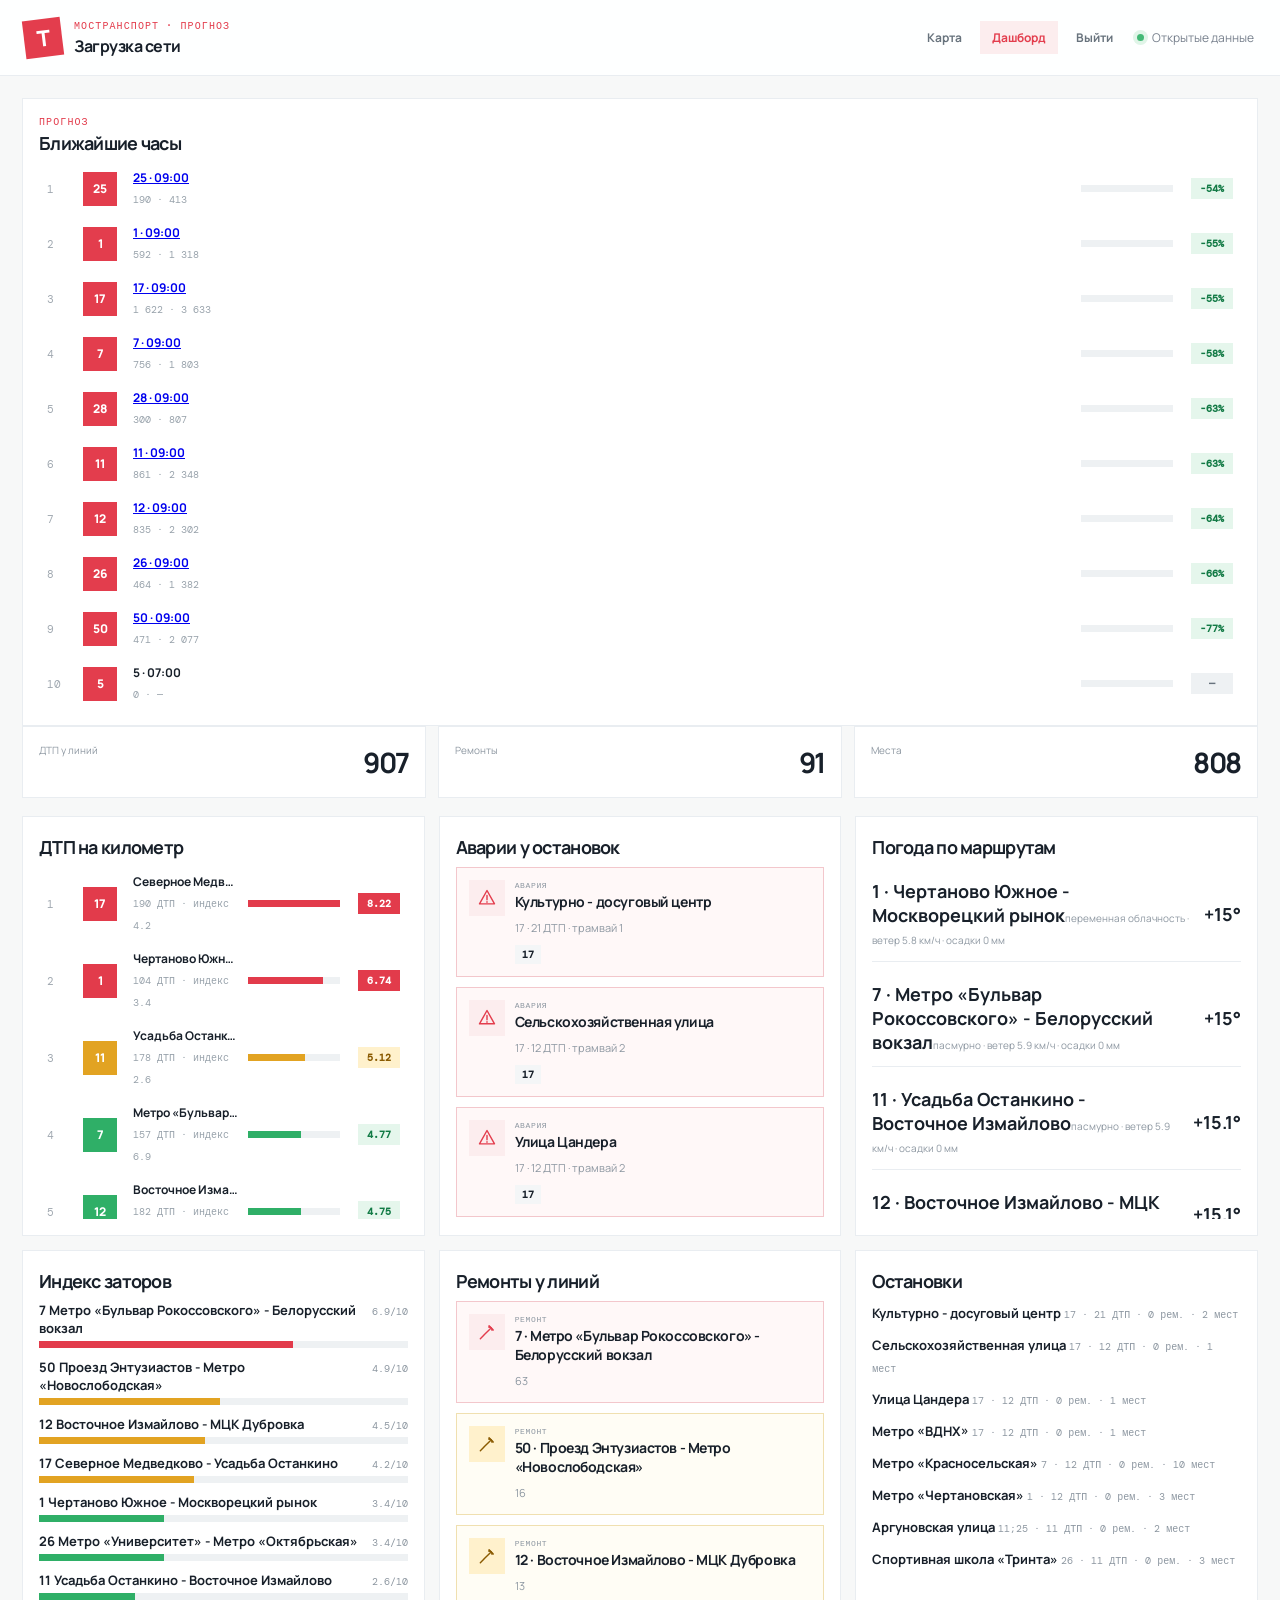
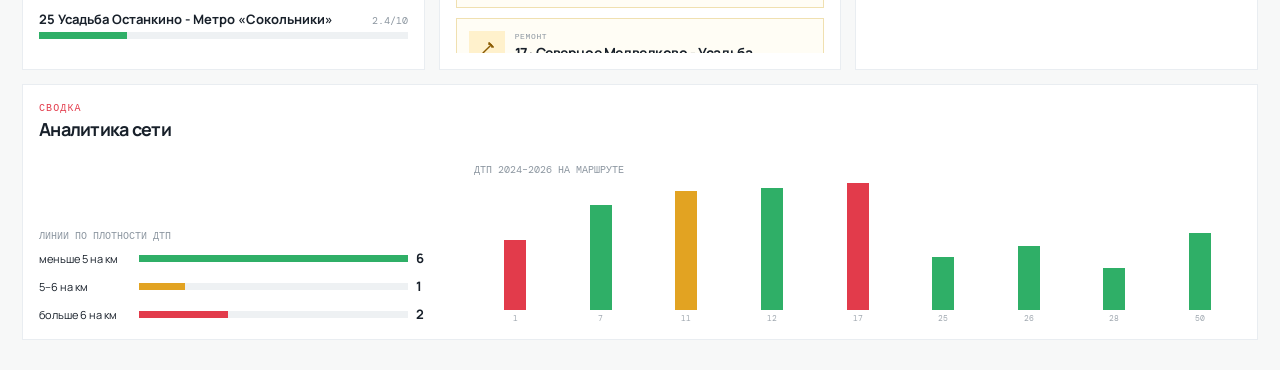
<file: dashboard.html>
<!doctype html>
<html lang="ru">
  <head>
    <meta charset="UTF-8" />
    <meta name="viewport" content="width=device-width, initial-scale=1.0" />
    <title>Загрузка трамвайной сети</title>
    <link rel="stylesheet" href="./styles.css?v=20260927-map" />
  </head>
  <body>
    <div class="app-shell dashboard-page">
      <header class="topbar">
        <div class="brand">
          <div class="brand-mark" aria-hidden="true">Т</div>
          <div>
            <p class="eyebrow">МОСТРАНСПОРТ · ПРОГНОЗ</p>
            <h1>Загрузка сети</h1>
          </div>
        </div>
        <nav class="page-nav" aria-label="Разделы">
          <a class="nav-link" href="./index.html">Карта</a>
          <a class="nav-link active" href="./dashboard.html">Дашборд</a>
          <form class="logout-form" method="post" action="/logout">
            <button class="nav-link" type="submit">Выйти</button>
          </form>
        </nav>
        <div class="topbar-meta">
          <span class="live-dot"></span>
            <span>Открытые данные</span>
        </div>
      </header>
      <main class="workspace">
        <section class="panel-block forecast-panel">
          <p class="section-label">Прогноз</p>
          <h2>Ближайшие часы</h2>
          <div id="forecast-watch" class="rank-list"></div>
        </section>
        <section class="summary-row" id="summary"></section>
        <div class="dash-grid">
          <section class="panel-block">
            <h2>ДТП на километр</h2>
            <div id="ranking" class="rank-list"></div>
          </section>
          <section class="panel-block events-column">
            <h2>Аварии у остановок</h2>
            <div id="events" class="event-list"></div>
          </section>
          <section class="panel-block weather-column">
            <h2>Погода по маршрутам</h2>
            <div id="weather" class="weather-list"></div>
          </section>
          <section class="panel-block">
            <h2>Индекс заторов</h2>
            <div id="traffic" class="traffic-list"></div>
          </section>
          <section class="panel-block">
            <h2>Ремонты у линий</h2>
            <div id="production" class="event-list"></div>
          </section>
          <section class="panel-block">
            <h2>Остановки</h2>
            <div id="stations" class="station-list"></div>
          </section>
        </div>
        <section class="panel-block analytics-panel">
          <p class="section-label">Сводка</p>
          <h2>Аналитика сети</h2>
          <div class="analytics-grid">
            <div>
              <p class="demand-caption">Линии по плотности ДТП</p>
              <div id="load-mix" class="mix-list"></div>
            </div>
            <div>
              <p class="demand-caption">ДТП 2024–2026 на маршруте</p>
              <div id="network-hours" class="hour-chart network-chart"></div>
            </div>
          </div>
        </section>
      </main>
    </div>
    <script src="./demand.js?v=20260927-facts"></script>
    <script src="./facts.js?v=20260927-poi"></script>
    <script src="./forecast.js?v=20260927-equal"></script>
    <script src="./dashboard.js?v=20260927-equal"></script>
  </body>
</html>
</file>
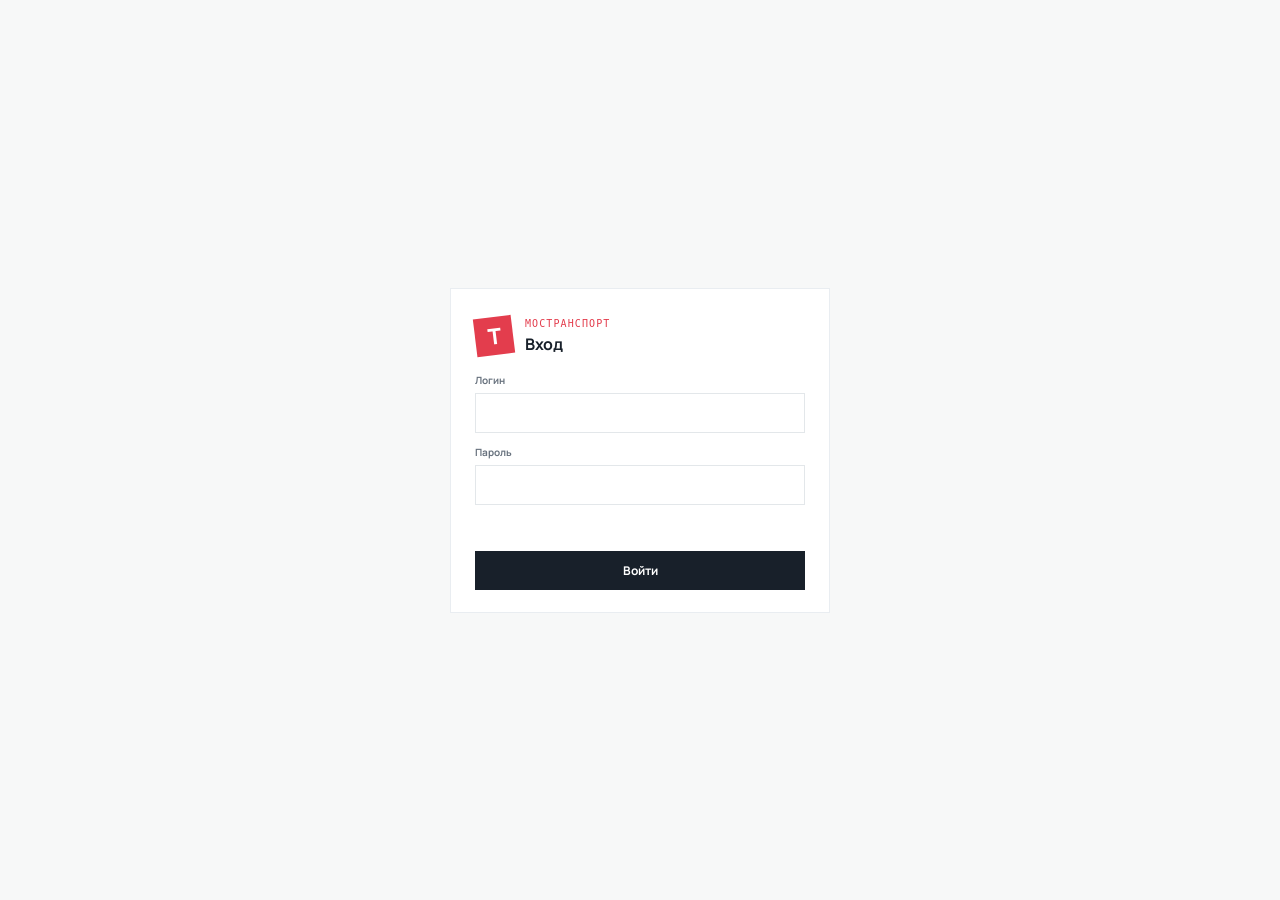
<file: login.html>
<!doctype html>
<html lang="ru">
  <head>
    <meta charset="UTF-8" />
    <meta name="viewport" content="width=device-width, initial-scale=1.0" />
    <title>Вход · Трамваи Москвы</title>
    <link rel="stylesheet" href="./styles.css?v=20260927-auth" />
  </head>
  <body class="login-page">
    <main class="login-card">
      <div class="brand">
        <div class="brand-mark" aria-hidden="true">Т</div>
        <div>
          <p class="eyebrow">МОСТРАНСПОРТ</p>
          <h1>Вход</h1>
        </div>
      </div>
      <form method="post" action="/login" autocomplete="on">
        <input type="hidden" name="next" value="">
        <label class="field-label" for="login">Логин</label>
        <input id="login" class="text-input" name="login" type="text" autocomplete="username" required maxlength="64">
        <label class="field-label" for="password">Пароль</label>
        <input id="password" class="text-input" name="password" type="password" autocomplete="current-password" required maxlength="256">
        <p id="login-error" class="login-error" role="alert"></p>
        <button class="primary-button" type="submit">Войти</button>
      </form>
    </main>
    <script>
      const params = new URLSearchParams(location.search);
      const next = params.get("next");
      if (next && next.startsWith("/") && !next.startsWith("//")) {
        document.querySelector("input[name=next]").value = next;
      }
      if (params.get("error")) {
        document.querySelector("#login-error").textContent = "Неверный логин или пароль";
      }
    </script>
  </body>
</html>
</file>
<file: styles.css>
@import url("https://fonts.googleapis.com/css2?family=DM+Mono:wght@400;500&family=Manrope:wght@400;500;600;700;800&display=swap");

:root {
  --ink: #18202a;
  --muted: #77808d;
  --faint: #e9edf1;
  --paper: #f7f8f8;
  --card: #ffffff;
  --red: #e33d4d;
  --red-dark: #be2839;
  --blue: #2274a5;
  --sidebar: clamp(240px, 26vw, 390px);
  --route-card: clamp(280px, 34vw, 503px);
  --topbar: 76px;
  --pad: clamp(12px, 2vw, 28px);
  font-family: "Manrope", sans-serif;
  color: var(--ink);
  background: var(--paper);
}

* { box-sizing: border-box; }

html { height: 100%; }
body {
  margin: 0;
  min-width: 320px;
  min-height: 100%;
  background: var(--paper);
  overflow-x: hidden;
}

button, input { font: inherit; }
button { cursor: pointer; }

.app-shell {
  display: flex;
  flex-direction: column;
  height: 100dvh;
  min-height: 100vh;
  overflow: hidden;
}

.topbar {
  height: var(--topbar);
  min-height: var(--topbar);
  padding: 0 var(--pad) 0 clamp(16px, 2vw, 24px);
  display: flex;
  align-items: center;
  gap: 12px;
  background: rgba(255, 255, 255, .94);
  border-bottom: 1px solid var(--faint);
  position: relative;
  z-index: 20;
}

.brand { display: flex; align-items: center; gap: 12px; min-width: 0; flex: 1 1 auto; }
.brand-mark {
  display: grid; place-items: center; width: 38px; height: 38px; flex: 0 0 auto;
  border-radius: 0; background: var(--red); color: white;
  font-size: 22px; font-weight: 800; transform: rotate(-7deg);
}
.eyebrow, .kicker, .section-label {
  margin: 0; color: var(--red); font: 500 10px/1.4 "DM Mono", monospace;
  letter-spacing: .11em; text-transform: uppercase;
}
.brand h1 { margin: 2px 0 0; font-size: clamp(14px, 1.4vw, 16px); letter-spacing: -.03em; }
.topbar-meta { display: flex; align-items: center; gap: 8px; margin-left: 0; color: var(--muted); font-size: 12px; white-space: nowrap; }
.live-dot { width: 7px; height: 7px; border-radius: 50%; background: #43b976; box-shadow: 0 0 0 4px #e0f5e8; }

.workspace { flex: 1; min-height: 0; display: flex; }
.sidebar {
  position: relative;
  width: var(--sidebar); flex: 0 1 var(--sidebar); min-width: 220px; overflow-y: auto;
  background: #fff; border-right: 1px solid var(--faint); padding: clamp(16px, 2.2vw, 30px) clamp(14px, 1.8vw, 25px) 21px;
  display: flex; flex-direction: column; gap: 24px;
}
.sidebar-resize, .route-card-resize {
  position: absolute; z-index: 40; top: 0; bottom: 0; width: 8px; padding: 0; border: 0; background: transparent; cursor: col-resize;
}
.sidebar-resize { right: 0; }
.sidebar-resize:hover, .route-card-resize:hover, .is-resizing .sidebar-resize, .is-resizing .route-card-resize { background: rgba(227, 61, 77, .35); }
body.is-resizing, body.is-resizing * { cursor: col-resize !important; user-select: none; }
.intro { padding: 0 4px; }
.intro h2 { margin: 9px 0 10px; font-size: 29px; line-height: 1.07; letter-spacing: -.055em; }
.intro h2 em { color: var(--red); font-style: normal; }
.intro-copy { max-width: 305px; margin: 0; color: var(--muted); font-size: 12px; line-height: 1.65; }

.panel-card { border: 1px solid var(--faint); border-radius: 0; padding: 18px; background: #fbfcfc; }
.section-heading { display: flex; justify-content: space-between; align-items: flex-start; margin-bottom: 17px; }
.section-heading h3 { margin: 4px 0 0; font-size: 16px; letter-spacing: -.035em; }
.source-number { color: #b5bbc2; font: 11px "DM Mono", monospace; }
.field-label { display: block; margin: 12px 0 6px; color: #68727e; font-size: 10px; font-weight: 700; }
.field-label span { color: #adb5bd; font-weight: 400; }
.text-input {
  width: 100%; border: 1px solid #e3e7ea; border-radius: 0; outline: none;
  background: #fff; color: var(--ink); transition: border .18s, box-shadow .18s;
}
.text-input:focus { border-color: #ee8992; box-shadow: 0 0 0 3px #fde7e9; }
.compact { height: 35px; padding: 0 10px; font: 10px "DM Mono", monospace; }
.primary-button {
  width: 100%; height: 39px; margin-top: 16px; border: 0; border-radius: 0;
  color: #fff; background: var(--ink); font-size: 12px; font-weight: 700;
  transition: background .18s, transform .18s;
}
.primary-button:hover { background: var(--red); transform: translateY(-1px); }
.primary-button:disabled { opacity: .65; cursor: progress; transform: none; }
.button-icon { display: inline-block; margin-right: 6px; font-size: 17px; vertical-align: -1px; }
.secondary-button {
  width: 100%; height: 34px; margin-top: 7px; border: 1px solid #e2e6e9; border-radius: 0;
  color: #68737d; background: #fff; font-size: 11px; font-weight: 700;
  transition: border .18s, color .18s, background .18s;
}
.secondary-button:hover { border-color: #ed9aa1; color: var(--red); background: #fff8f8; }
.secondary-button:disabled { opacity: .6; cursor: progress; }
.source-note { margin: 12px 0 0; color: #9ca4ad; font-size: 10px; line-height: 1.55; }
.source-note a { color: var(--red); text-decoration: none; }
.source-note code { color: #68737d; font: 10px "DM Mono", monospace; }

.route-section { display: flex; flex-direction: column; }
.route-type { padding-top: 5px; color: #a2aab4; font: 10px "DM Mono", monospace; }
.search-wrap { position: relative; margin-bottom: 10px; }
.search-input { height: 39px; padding: 0 35px 0 34px; font-size: 11px; }
.search-icon { position: absolute; left: 12px; top: 7px; color: #a1aab3; font-size: 22px; transform: rotate(-20deg); }
kbd { position: absolute; right: 9px; top: 11px; padding: 2px 5px; border: 1px solid #e7eaed; border-radius: 0; color: #afb6be; font: 10px "DM Mono", monospace; background: #fafafa; }
.route-list { display: flex; flex-direction: column; gap: 5px; }
.route-item {
  width: 100%; display: flex; align-items: center; gap: 11px; padding: 9px 8px;
  border: 0; border-radius: 0; text-align: left; color: var(--ink); background: transparent;
  transition: background .16s;
}
.route-item:hover, .route-item.selected { background: #fcedee; }
.route-badge {
  display: grid; place-items: center; width: 34px; height: 34px; flex: 0 0 34px;
  border-radius: 0; color: #fff; background: var(--red); font-size: 12px; font-weight: 800;
}
.route-item:nth-child(3n) .route-badge { background: #d5535e; }
.route-item:nth-child(3n + 1) .route-badge { background: #d93448; }
.route-item-text { overflow: hidden; }
.route-item-name { display: block; overflow: hidden; text-overflow: ellipsis; white-space: nowrap; font-size: 11px; font-weight: 700; }
.route-item-meta { display: block; margin-top: 2px; color: #9da5ae; font: 10px "DM Mono", monospace; }
.empty-state { padding: 18px 9px; color: var(--muted); font-size: 11px; line-height: 1.5; }

.sidebar-footer { padding-top: 20px; border-top: 1px solid var(--faint); }
.legend-row { display: flex; align-items: center; gap: 8px; margin: 7px 0; color: #8e98a3; font-size: 10px; }
.legend-line { width: 18px; height: 3px; border-radius: 4px; background: var(--red); }
.legend-stop { width: 8px; height: 8px; margin-left: 5px; margin-right: 5px; border: 2px solid #fff; border-radius: 50%; background: var(--red); box-shadow: 0 0 0 1px var(--red); }
.sidebar-footer p { margin: 17px 0 0; color: #bbc1c7; font-size: 9px; }

.map-area { position: relative; flex: 1; min-width: 0; }
#map { width: 100%; height: 100%; background: #dfe9e7; }
.leaflet-top.leaflet-left { top: 168px; left: 8px; }
.leaflet-control-zoom { margin: 0 !important; border: 0 !important; border-radius: 0 !important; box-shadow: 0 3px 16px rgba(23, 36, 45, .12) !important; }
.leaflet-control-zoom a { color: var(--ink) !important; border: 0 !important; border-radius: 0 !important; }
.map-overlay { position: absolute; z-index: 500; pointer-events: none; }
.top-left { top: 21px; left: 21px; display: flex; flex-direction: column; align-items: flex-start; gap: 8px; }
.line-size, .hour-chip { pointer-events: auto; gap: 8px; }
.line-size input, .hour-chip input { width: 92px; accent-color: var(--red); cursor: ew-resize; }
.hour-chip button { width: 22px; height: 22px; padding: 0; border: 0; color: var(--red); background: transparent; font-size: 11px; }
.top-right { top: 21px; right: 21px; display: flex; gap: 7px; pointer-events: auto; }
.map-chip { display: flex; align-items: center; gap: 8px; padding: 9px 12px; border: 1px solid rgba(255,255,255,.7); border-radius: 0; color: #58636b; background: rgba(255,255,255,.86); box-shadow: 0 3px 14px rgba(23,36,45,.1); font: 10px "DM Mono", monospace; }
.chip-pulse { width: 6px; height: 6px; border-radius: 50%; background: var(--red); }
.map-control { width: 36px; height: 36px; border: 0; border-radius: 0; color: #68747b; background: rgba(255,255,255,.9); box-shadow: 0 3px 14px rgba(23,36,45,.1); font-size: 20px; }
.map-control.active { color: var(--red); }
.map-control:hover { color: var(--red); }
.route-details {
  position: absolute; z-index: 600; top: 0; right: 0; bottom: 0; display: flex; flex-direction: row;
  width: var(--route-card); max-width: 100%; max-height: none; overflow: hidden; padding: 0;
  border: 0; border-left: 1px solid var(--faint); border-radius: 0;
  background: rgba(255,255,255,.98); box-shadow: -8px 0 28px rgba(22,35,42,.08);
  transition: width .22s ease;
}
.route-details.is-sized { width: var(--route-card-width); transition: none; }
.route-details.is-sized:has(.stations-panel.open) { width: var(--route-card-width); }
.route-card-resize { left: 0; z-index: 7; }
.route-details-scroll { flex: 1 1 auto; min-width: 0; height: 100%; overflow-y: auto; padding: clamp(14px, 1.6vw, 20px) 16px 28px clamp(14px, 1.6vw, 20px); }
.route-details.hidden { display: none; }
.close-button { position: absolute; z-index: 5; top: 8px; right: 44px; width: 28px; height: 28px; border: 0; color: #9ca4aa; background: transparent; font-size: 21px; }
.route-details:has(.stations-panel.open) .close-button { right: calc(min(232px, 46vw) + 8px); }
.stations-panel { position: relative; z-index: 3; flex: 0 0 auto; display: flex; flex-direction: row-reverse; align-items: stretch; height: 100%; background: #fff; }
.stations-toggle {
  flex: 0 0 36px; width: 36px; margin: 0; padding: 46px 0 12px; border: 0; border-left: 1px solid var(--faint);
  color: #68737d; background: #fff; writing-mode: vertical-rl; text-align: left; cursor: pointer;
  font: 700 11px "Manrope", sans-serif; letter-spacing: .12em; text-transform: uppercase;
}
.stations-toggle:hover, .stations-panel.open .stations-toggle { color: var(--red); background: #fcedee; }
.stations-list { width: 0; min-width: 0; height: 100%; margin: 0; padding: 0; overflow: hidden; list-style: none; transition: width .22s ease; }
.stations-panel.open .stations-list { width: min(232px, 46vw); overflow-y: auto; border-left: 1px solid var(--faint); }
.station-item { display: flex; align-items: baseline; gap: 8px; width: 100%; margin: 0; padding: 8px 12px; border: 0; border-bottom: 1px solid var(--faint); color: #3d4850; background: transparent; text-align: left; font-size: 12px; line-height: 1.3; cursor: pointer; }
.station-item span { flex: 0 0 18px; color: #a1a9b1; font: 10px "DM Mono", monospace; }
.station-item:hover, .station-item.selected { color: var(--ink); background: #fcedee; }
.demand-now-row { display: flex; align-items: flex-start; gap: 18px; min-width: 0; }
.fleet-stat { display: flex; flex-direction: column; align-items: flex-start; gap: 2px; text-align: left; }
.fleet-stat strong { font-size: clamp(20px, 2.4vw, 26px); letter-spacing: -.05em; line-height: 1; }
.fleet-stat span { color: #8d97a1; font-size: 10px; }
.demand-head .load-pill { margin-left: 10px; }
.station-card {
  position: fixed; z-index: 1200; top: 80px; left: 80px; display: flex; flex-direction: column;
  width: min(340px, calc(100vw - 24px)); min-width: 240px; min-height: 180px; max-width: calc(100vw - 16px); max-height: calc(100vh - 16px);
  border: 1px solid var(--faint); background: #fff; box-shadow: 0 16px 40px rgba(22,35,42,.18);
}
.station-card.is-active { box-shadow: 0 18px 44px rgba(22,35,42,.24), 0 0 0 2px #e33d4d; }
.station-card-head { display: flex; align-items: center; justify-content: space-between; gap: 8px; padding: 6px 8px 6px 12px; border-bottom: 1px solid var(--faint); cursor: grab; touch-action: none; }
.station-card-head:active { cursor: grabbing; }
.station-card-head > div { min-width: 0; flex: 1; }
.station-card-head .section-label { line-height: 1.1; }
.station-card-head strong { display: block; margin-top: 1px; overflow: hidden; font-size: 13px; line-height: 1.15; white-space: nowrap; text-overflow: ellipsis; }
.station-card-close { width: 28px; height: 28px; border: 0; color: #9ca4aa; background: transparent; font-size: 21px; cursor: pointer; }
.station-card-body { display: flex; flex: 1 1 auto; flex-direction: column; gap: 14px; min-height: 0; overflow-y: auto; padding: 14px 14px 22px; }
.station-card-resize {
  position: absolute; right: 0; bottom: 0; width: 18px; height: 18px; padding: 0; border: 0; cursor: nwse-resize;
  background: linear-gradient(135deg, transparent 0 50%, #c5ced6 50% 62%, transparent 62% 70%, #c5ced6 70% 82%, transparent 82%);
}
.station-card-body strong { display: block; margin: 2px 0 4px; font-size: 22px; letter-spacing: -.04em; }
.station-card-body p { margin: 0; color: #68737d; font-size: 12px; line-height: 1.4; }
.station-card-body ul { margin: 4px 0 0; padding: 0; list-style: none; }
.station-card-body li { padding: 6px 0; border-bottom: 1px solid var(--faint); color: #3d4850; font-size: 12px; line-height: 1.35; }
.detail-route-number { display: grid; place-items: center; width: 42px; height: 42px; margin-bottom: 13px; border-radius: 0; color: #fff; background: var(--red); font-size: 15px; font-weight: 800; }
.route-details h3 { margin: 4px 0 0; padding-right: 20px; font-size: 15px; line-height: 1.25; }
.detail-grid { display: grid; grid-template-columns: repeat(2, 1fr); gap: 8px; margin: 20px 0; padding: 12px 0; border-top: 1px solid var(--faint); border-bottom: 1px solid var(--faint); }
.detail-grid div { display: flex; flex-direction: column; gap: 3px; }
.detail-grid strong { font-size: 13px; }
.detail-grid span { color: #a1a9b1; font-size: 9px; }
.detail-stops-list { display: flex; flex-direction: column; gap: 6px; }
.detail-stop { display: flex; align-items: center; gap: 8px; color: #707b85; font-size: 10px; }
.detail-stop i { width: 6px; height: 6px; border: 1px solid var(--red); border-radius: 50%; }
.map-footer { position: absolute; z-index: 500; right: 21px; bottom: 21px; left: 21px; display: flex; align-items: flex-end; justify-content: space-between; gap: 12px; pointer-events: none; }
.stats { display: flex; flex-wrap: wrap; gap: clamp(12px, 2vw, 26px); padding: 13px 17px; border-radius: 0; background: rgba(255,255,255,.9); box-shadow: 0 3px 14px rgba(23,36,45,.1); pointer-events: auto; }
.stats div { display: flex; flex-direction: column; gap: 3px; }
.stat-value { font-size: 17px; font-weight: 800; letter-spacing: -.04em; }
.stat-label { color: #9aa3ac; font: 9px "DM Mono", monospace; text-transform: uppercase; }
.download-button { height: 42px; padding: 0 16px; border: 0; border-radius: 0; color: #fff; background: var(--red); box-shadow: 0 4px 15px rgba(227,61,77,.25); font-size: 11px; font-weight: 700; pointer-events: auto; transition: background .18s, transform .18s; }
.download-button:hover { background: var(--red-dark); transform: translateY(-1px); }
.download-button:disabled { opacity: .5; cursor: not-allowed; transform: none; }
.download-button span { margin-right: 4px; font-size: 17px; vertical-align: -1px; }
.tram-tooltip { border: 0 !important; border-radius: 0 !important; color: #fff !important; background: var(--ink) !important; box-shadow: 0 3px 10px rgba(0,0,0,.2) !important; font-size: 11px !important; }
.tram-tooltip::before { border-top-color: var(--ink) !important; }
.toast { position: fixed; z-index: 1000; right: max(12px, 2vw); bottom: 22px; max-width: min(360px, calc(100vw - 24px)); padding: 12px 16px; border-radius: 0; color: #fff; background: var(--ink); box-shadow: 0 7px 22px rgba(0,0,0,.18); font-size: 11px; opacity: 0; transform: translateY(12px); pointer-events: none; transition: opacity .2s, transform .2s; }
.toast.visible { opacity: 1; transform: translateY(0); }

.page-nav { display: flex; flex-shrink: 0; align-items: center; gap: 6px; margin-left: auto; }
.logout-form { display: flex; margin: 0; }
.nav-link { padding: 8px 12px; border: 0; border-radius: 0; color: #68737d; background: transparent; font: 700 12px "Manrope", sans-serif; text-decoration: none; cursor: pointer; }
.nav-link.active, .nav-link:hover { color: var(--red); background: #fcedee; }
.load-pill { display: inline-flex; align-items: center; justify-content: center; min-width: 42px; margin-left: auto; padding: 4px 6px; border-radius: 0; font: 700 10px "DM Mono", monospace; }
.load-pill.ok { color: #127a45; background: #e5f6ec; }
.load-pill.warm { color: #8a5a00; background: #fff1cc; }
.load-pill.hot { color: #fff; background: #e23b4b; }
.route-item-text { flex: 1; min-width: 0; }
.map-area:has(.route-details:not(.hidden)) .top-right,
.map-area:has(.route-details:not(.hidden)) .map-footer { right: calc(var(--route-card) + 16px); }
.map-area:has(.stations-panel.open) .top-right,
.map-area:has(.stations-panel.open) .map-footer { right: calc(min(var(--route-card) + 240px, 100%) + 16px); }
.map-area:has(.route-details.is-sized) .top-right,
.map-area:has(.route-details.is-sized) .map-footer { right: calc(var(--route-card-width) + 16px); }
.demand-board { margin-top: 4px; }
.horizon-switch { display: flex; flex-wrap: wrap; gap: 4px; margin: 8px 0; }
.horizon-button { padding: 6px 8px; border: 1px solid var(--faint); color: #68737d; background: #fff; font-size: 11px; font-weight: 700; }
.horizon-button.active, .horizon-button:hover { color: var(--red); background: #fcedee; border-color: #f3c7cc; }
.forecast-controls { display: flex; flex-wrap: wrap; gap: 8px; margin-top: 8px; }
.forecast-controls label, .forecast-segment { display: flex; flex-direction: column; gap: 4px; color: #68727e; font-size: 10px; font-weight: 700; }
.forecast-controls .compact, .forecast-segment .compact { width: auto; min-width: 0; }
.forecast-segment { margin-top: 8px; }
.field-hint { color: #9aa3ac; font: 10px "DM Mono", monospace; font-weight: 500; }
.forecast-note { margin: 8px 0 0; color: #68737d; font-size: 11px; line-height: 1.4; }
.station-forecast-note { margin: 0; color: #8a5a00; font-size: 12px; line-height: 1.4; }
.forecast-table-head { display: flex; align-items: center; justify-content: space-between; gap: 8px; }
.forecast-table-head .demand-caption { margin-bottom: 0; }
.text-button { padding: 6px 8px; border: 1px solid var(--faint); color: var(--ink); background: #fff; font-size: 11px; font-weight: 700; }
.text-button:hover { color: var(--red); background: #fcedee; }
.forecast-table-wrap { max-height: 180px; margin-top: 6px; overflow: auto; border: 1px solid var(--faint); }
.forecast-table { width: 100%; border-collapse: collapse; }
.forecast-table th, .forecast-table td { padding: 5px 6px; border-bottom: 1px solid var(--faint); text-align: left; font-size: 10px; white-space: nowrap; }
.forecast-table th { position: sticky; top: 0; color: #8d97a1; background: #fff; font: 9px "DM Mono", monospace; text-transform: uppercase; }
.forecast-table tr.is-selected { background: #fcedee; }
.forecast-table button { padding: 0; border: 0; color: inherit; background: transparent; font: inherit; text-align: left; }
.model-notes { display: flex; flex-direction: column; gap: 8px; }
.model-notes p { margin: 0; color: #3d4850; font-size: 12px; line-height: 1.45; }
.model-notes a { color: var(--red); }
.risk-list { display: flex; flex-direction: column; gap: 6px; max-height: 140px; overflow: auto; }
.risk-row { padding: 6px 8px; border: 1px solid #f0e0b0; background: #fffdf5; font-size: 11px; line-height: 1.35; }
.hour-chart button.hour-col { padding: 0; border: 0; color: inherit; background: transparent; }
.hour-chart button.hour-col.is-selected { background: #fcedee; }
.hour-bar.missing { background: #d5dbe0; }
.load-pill.missing { color: #68737d; background: #eef1f3; }
.demand-head, .rank-main, .summary-card, .weather-card { display: flex; justify-content: space-between; gap: 12px; }
.demand-head strong, .tomorrow-card strong, .summary-card strong { display: block; font-size: clamp(20px, 2.4vw, 26px); letter-spacing: -.05em; }
.demand-head span, .tomorrow-card span, .summary-card span, .weather-card span { color: #8d97a1; font-size: 10px; }
.demand-caption { margin: 14px 0 7px; color: #8d97a1; font: 10px "DM Mono", monospace; text-transform: uppercase; }
.hour-chart { display: flex; align-items: flex-end; gap: 3px; height: 78px; }
.hour-col { flex: 1; min-width: 0; height: 100%; display: flex; flex-direction: column; justify-content: flex-end; align-items: center; gap: 3px; }
.hour-col span { color: #a1a9b1; font: 8px "DM Mono", monospace; }
.hour-bar { width: 100%; max-width: 12px; border-radius: 0; }
.hour-bar.ok { background: #2faf67; }
.hour-bar.warm { background: #e2a322; }
.hour-bar.hot { background: #e23b4b; }
.tomorrow-card { display: flex; flex-direction: column; gap: 6px; }
.tomorrow-card .hour-chart { height: 54px; }
.week-chart { height: 128px; }
.week-chart .hour-col span { font-size: 9px; line-height: 1.15; text-align: center; }
.week-value { color: #68737d; font: 8px "DM Mono", monospace; }
.week-bar-slot { flex: 1; width: 100%; min-height: 0; display: flex; align-items: flex-end; justify-content: center; }
.week-chart .hour-bar { max-width: 28px; }
.factor-grid { display: grid; grid-template-columns: repeat(4, minmax(0, 1fr)); gap: clamp(6px, 1vw, 8px); }
.factor-card { display: flex; flex-direction: column; align-items: center; gap: 4px; padding: 10px 6px 8px; border: 1px solid var(--faint); border-radius: 0; text-align: center; }
.factor-icon { display: grid; place-items: center; width: 28px; height: 28px; color: var(--red); }
.factor-icon svg { width: 22px; height: 22px; }
.factor-label { color: #8d97a1; font: 8px "DM Mono", monospace; text-transform: uppercase; }
.factor-card strong { font-size: 12px; letter-spacing: -.03em; }
.factor-note { color: #98a2ab; font-size: 9px; line-height: 1.2; }
.factor-card.off { opacity: .55; }
.factor-card.off .factor-icon { color: #9aa3ac; }
.hidden { display: none; }

.dashboard-page { height: auto; min-height: 100dvh; overflow: auto; }
.dashboard-page .workspace { height: auto; display: block; padding: clamp(14px, 2vw, 22px); }
.split-row { display: grid; grid-template-columns: minmax(0, 1fr) 12px minmax(0, 1fr) 12px minmax(0, 1fr); gap: 0; align-items: stretch; margin-bottom: 14px; }
.split-row > .panel-block { align-self: start; }
.dash-grid { display: grid; grid-template-columns: repeat(3, minmax(0, 1fr)); gap: 14px; margin-bottom: 14px; }
.dash-grid > .panel-block { display: flex; flex-direction: column; height: 420px; min-width: 0; overflow: hidden; }
.dash-grid .rank-list,
.dash-grid .weather-list,
.dash-grid .event-list,
.dash-grid .traffic-list,
.dash-grid .station-list { flex: 1; min-height: 0; overflow: auto; }
.split-gutter { position: relative; align-self: stretch; cursor: col-resize; touch-action: none; }
.split-gutter::before { content: ""; position: absolute; top: 0; bottom: 0; left: 5px; width: 2px; background: #d7dde2; }
.split-row.is-dragging, .split-row.is-dragging .panel-block { user-select: none; cursor: col-resize; }
.analytics-panel { margin-bottom: 8px; }
.analytics-grid { display: grid; grid-template-columns: minmax(220px, .7fr) minmax(0, 1.3fr); gap: 22px; align-items: end; }
.mix-list { display: flex; flex-direction: column; gap: 10px; }
.mix-row { display: grid; grid-template-columns: 92px minmax(0, 1fr) 36px; gap: 8px; align-items: center; font-size: 11px; }
.mix-row strong { font-size: 13px; }
.traffic-list, .station-list { display: flex; flex-direction: column; gap: 10px; }
.traffic-row, .station-row { display: grid; gap: 4px; }
.traffic-head, .station-row { display: flex; justify-content: space-between; gap: 8px; align-items: baseline; }
.traffic-head strong, .station-row strong { font-size: 13px; }
.traffic-head span, .station-meta { color: #8d97a1; font: 10px "DM Mono", monospace; }
.network-chart { height: 140px; }
.network-chart .hour-bar { max-width: 22px; }
.summary-row { display: grid; grid-template-columns: repeat(3, minmax(0, 1fr)); gap: 12px; margin-bottom: 18px; }
.summary-card, .panel-block, .weather-card { padding: 16px; border: 1px solid var(--faint); border-radius: 0; background: #fff; }
.summary-card strong { font-size: 28px; }
.panel-block h2, .weather-column h2, .events-column h2 { margin: 2px 0 8px; font-size: 18px; letter-spacing: -.04em; }
.rank-list, .weather-list, .event-list { display: flex; flex-direction: column; }
.rank-list { gap: 4px; }
.weather-list { gap: 8px; }
.rank-row, .weather-card { align-items: center; }
.rank-row { display: grid; grid-template-columns: 28px 42px minmax(0, 1fr) minmax(48px, 92px) 52px; gap: 8px; align-items: center; padding: 6px 8px; border-radius: 0; color: inherit; text-decoration: none; }
.event-list { gap: 10px; }
.event-card { display: grid; grid-template-columns: 36px minmax(0, 1fr); gap: 10px; padding: 12px; border: 1px solid var(--faint); border-radius: 0; background: #fff; }
.event-card.hot { border-color: #f3c7cc; background: #fff8f8; }
.event-card.warm { border-color: #f0e0b0; background: #fffdf5; }
.event-icon { display: grid; place-items: center; width: 36px; height: 36px; border-radius: 0; color: var(--red); background: #fcedee; }
.event-icon svg { width: 20px; height: 20px; }
.event-card.warm .event-icon { color: #8a5a00; background: #fff1cc; }
.event-card.ok .event-icon { color: #127a45; background: #e5f6ec; }
.event-type { display: block; color: #8d97a1; font: 8px "DM Mono", monospace; text-transform: uppercase; letter-spacing: .08em; }
.event-card strong { display: block; margin: 2px 0 4px; font-size: 14px; letter-spacing: -.03em; }
.event-meta, .event-card p { margin: 0; color: #8d97a1; font-size: 11px; line-height: 1.4; }
.event-card p { margin-top: 6px; }
.event-routes { display: flex; flex-wrap: wrap; gap: 4px; margin-top: 8px; }
.event-route { padding: 3px 7px; border-radius: 0; color: var(--ink); background: #f4f6f7; font: 700 10px "DM Mono", monospace; text-decoration: none; }
.event-route:hover { color: var(--red); background: #fcedee; }
.rank-row:hover { background: #f7f8f8; }
.rank-index { color: #a1a9b1; font: 11px "DM Mono", monospace; }
.rank-name { display: block; overflow: hidden; text-overflow: ellipsis; white-space: nowrap; font-size: 12px; font-weight: 700; }
.rank-meta { color: #98a2ab; font: 10px "DM Mono", monospace; }
.load-track { height: 7px; border-radius: 0; background: #eef1f3; overflow: hidden; }
.load-fill { display: block; height: 100%; border-radius: inherit; }
.load-fill.ok { background: #2faf67; }
.load-fill.warm { background: #e2a322; }
.load-fill.hot { background: #e23b4b; }
.weather-column .weather-card { padding: 12px 0; border: 0; border-bottom: 1px solid var(--faint); background: transparent; }
.weather-column .weather-card:last-child { border-bottom: 0; }
.weather-card { display: grid; grid-template-columns: 1fr auto; }
.weather-card strong { font-size: 18px; }
.legend { display: flex; flex-wrap: wrap; gap: 12px; margin-top: 12px; color: #8d97a1; font-size: 10px; }
.legend i { display: inline-block; width: 8px; height: 8px; margin-right: 4px; border-radius: 50%; }
.legend .ok { background: #2faf67; }
.legend .warm { background: #e2a322; }
.legend .hot { background: #e23b4b; }

@media (max-width: 1200px) {
  :root { --topbar: 68px; }
  .factor-grid { grid-template-columns: repeat(2, minmax(0, 1fr)); }
}

@media (max-width: 960px) {
  :root {
    --sidebar: min(300px, 34vw);
    --route-card: min(360px, 42vw);
  }
  .topbar-meta { display: none; }
  .sidebar-footer { display: none; }
  .week-value { display: none; }
}

@media (max-width: 780px) {
  :root {
    --sidebar: 100%;
    --route-card: 100%;
    --topbar: auto;
  }
  .app-shell { height: auto; min-height: 100dvh; overflow: visible; }
  .topbar { height: auto; min-height: 64px; padding: 10px 15px; flex-wrap: wrap; }
  .workspace { flex-direction: column; height: auto; }
  .sidebar-resize, .route-card-resize { display: none; }
  .sidebar {
    width: 100%; min-width: 0; flex: 0 0 auto; max-height: 42vh;
    padding: 18px 16px 12px; border-right: 0; border-bottom: 1px solid var(--faint);
  }
  .intro-copy { max-width: none; }
  .source-card { display: none; }
  .map-area { height: min(62vh, 640px); min-height: 360px; flex: 1 1 auto; }
  .map-footer { right: 12px; bottom: 12px; left: 12px; }
  .map-area:has(.route-details:not(.hidden)) .top-right,
  .map-area:has(.route-details:not(.hidden)) .map-footer { right: 12px; }
  .map-area:has(.route-details:not(.hidden)) .map-footer { bottom: 12px; }
  .route-details {
    top: auto; height: min(78dvh, 720px); border-left: 0;
    border-top: 1px solid var(--faint); border-radius: 0;
    box-shadow: 0 -10px 32px rgba(22,35,42,.14);
  }
  .stats { gap: 13px; padding: 10px; }
  .summary-row, .analytics-grid, .dash-grid { grid-template-columns: 1fr; }
  .split-row { display: flex; flex-direction: column; gap: 14px; }
  .split-gutter { display: none; }
  .panel-block, .events-column, .weather-column { grid-column: auto; grid-row: auto; width: 100%; }
  .rank-row { grid-template-columns: 24px 40px minmax(0, 1fr) 48px; }
  .load-track { display: none; }
  .demand-head strong, .tomorrow-card strong, .summary-card strong { font-size: 22px; }
}

.login-page { min-height: 100dvh; display: grid; place-items: center; padding: 24px; }
.login-card { width: min(380px, 100%); padding: 28px 24px 22px; background: #fff; border: 1px solid var(--faint); }
.login-card .brand { margin-bottom: 18px; }
.login-card .text-input { height: 40px; padding: 0 12px; font-size: 14px; }
.login-error { min-height: 18px; margin: 12px 0 0; color: var(--red); font-size: 12px; }

@media (max-width: 520px) {
  .brand-mark { width: 32px; height: 32px; font-size: 18px; }
  .eyebrow { font-size: 8px; }
  .nav-link { padding: 7px 10px; font-size: 11px; }
  kbd { display: none; }
  .search-input { padding-right: 12px; }
  .map-chip { font-size: 9px; padding: 7px 9px; }
  .factor-note { display: none; }
  .hour-col span { font-size: 7px; }
  .stats { width: 100%; justify-content: space-between; }
}
</file>
